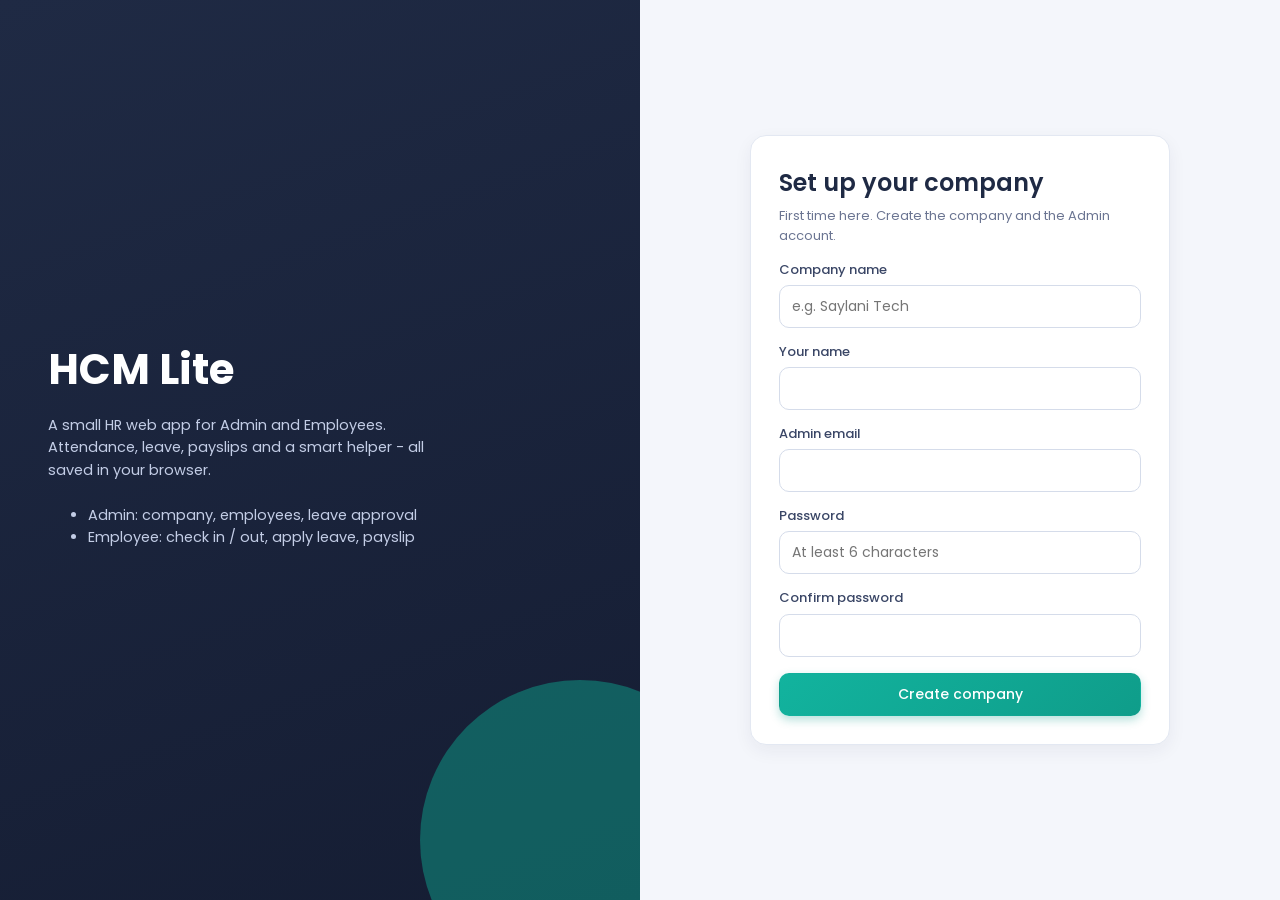
<file: index.html>
<!DOCTYPE html>
<html lang="en">
<head>
  <meta charset="UTF-8">
  <meta name="viewport" content="width=device-width, initial-scale=1">
  <title>HCM Lite - Login</title>
  <link rel="stylesheet" href="css/style.css">
</head>
<body>
  <div class="auth-page">
    <section class="auth-hero">
      <h1>HCM Lite</h1>
      <p>A small HR web app for Admin and Employees. Attendance, leave, payslips and a smart helper - all saved in your browser.</p>
      <ul>
        <li>Admin: company, employees, leave approval</li>
        <li>Employee: check in / out, apply leave, payslip</li>
      </ul>
    </section>

    <section class="auth-form-side">
      <!-- First run: create company + Admin account -->
      <div class="card auth-card hidden" id="setup-card">
        <h2>Set up your company</h2>
        <p class="card-sub">First time here. Create the company and the Admin account.</p>
        <form id="setup-form" novalidate>
          <div class="form-grid">
            <div>
              <label for="companyName">Company name</label>
              <input id="companyName" name="companyName" type="text" placeholder="e.g. Saylani Tech">
            </div>
            <div>
              <label for="adminName">Your name</label>
              <input id="adminName" name="adminName" type="text">
            </div>
            <div>
              <label for="setupEmail">Admin email</label>
              <input id="setupEmail" name="email" type="email">
            </div>
            <div>
              <label for="setupPassword">Password</label>
              <input id="setupPassword" name="password" type="password" placeholder="At least 6 characters">
            </div>
            <div>
              <label for="setupConfirm">Confirm password</label>
              <input id="setupConfirm" name="confirm" type="password">
            </div>
          </div>
          <div class="form-actions">
            <button class="btn btn-primary btn-block" type="submit">Create company</button>
          </div>
        </form>
      </div>

      <!-- Normal login -->
      <div class="card auth-card hidden" id="login-card">
        <h2>Welcome back</h2>
        <p class="card-sub" id="login-company"></p>
        <form id="login-form" novalidate>
          <div class="form-grid">
            <div>
              <label for="loginEmail">Email</label>
              <input id="loginEmail" name="email" type="email" autocomplete="username">
            </div>
            <div>
              <label for="loginPassword">Password</label>
              <input id="loginPassword" name="password" type="password" autocomplete="current-password">
            </div>
          </div>
          <div class="form-actions">
            <button class="btn btn-primary btn-block" type="submit">Log in</button>
          </div>
        </form>
        <p class="card-sub" style="margin-top:14px">Employees: use the email and password your Admin gave you.</p>
      </div>
    </section>
  </div>

  <div id="toast-host"></div>

  <script src="js/storage.js"></script>
  <script src="js/auth.js"></script>
  <script src="js/employees.js"></script>
  <script src="js/attendance.js"></script>
  <script src="js/leave.js"></script>
  <script src="js/ui.js"></script>
  <script src="js/pages/index.js"></script>
</body>
</html>
</file>
<file: css/style.css>
/* HCM Lite - style.css */

@import url("https://fonts.googleapis.com/css2?family=Poppins:wght@400;500;600;700&display=swap");

* { box-sizing: border-box; }

body {
  margin: 0;
  font-family: "Poppins", "Segoe UI", Arial, sans-serif;
 /* font-family: 'Poppins', 'Helvetica Neue', Arial, sans-serif; */
 
 
  font-size: 14.5px;
  line-height: 1.55;
  background: #f4f6fb;
  color: #1f2a44;
}

h1, h2 { margin: 0; font-weight: 600; }
p { margin: 0 0 8px; }
a { color: #0f9d8a; }
.muted { color: #6b7592; }
.hidden { display: none !important; }

/* ---------- layout ---------- */

.app { display: flex; min-height: 100vh; }

.sidebar {
  width: 230px;
  background: linear-gradient(180deg, #1f2a44 0%, #151d33 100%);
  color: #fff;
  padding: 22px 14px;
  display: flex;
  flex-direction: column;
}

.brand { padding: 4px 10px 22px; border-bottom: 1px solid rgba(255, 255, 255, 0.12); margin-bottom: 16px; }
.brand strong { display: block; font-size: 21px; font-weight: 700; letter-spacing: 0.3px; }
.brand small { display: block; color: #9fb0d3; font-size: 12px; margin-top: 2px; }
.brand-mark { display: none; }

.nav { display: flex; flex-direction: column; gap: 5px; }
.nav-link {
  color: #d3dbee;
  text-decoration: none;
  padding: 11px 14px;
  border-radius: 10px;
  font-weight: 500;
  transition: background 0.2s;
}
.nav-link:hover { background: rgba(255, 255, 255, 0.1); }
.nav-link.active { background: #0f9d8a; color: #fff; box-shadow: 0 4px 12px rgba(15, 157, 138, 0.4); }
.nav-icon { display: none; }

.sidebar-foot { margin-top: auto; padding: 8px 10px; }
.role-tag { background: #fff; color: #1f2a44; padding: 3px 14px; border-radius: 99px; font-size: 12px; font-weight: 600; text-transform: capitalize; }

.main { flex: 1; min-width: 0; }

.topbar {
  display: flex;
  align-items: center;
  gap: 12px;
  padding: 14px 26px;
  background: #fff;
  box-shadow: 0 2px 10px rgba(31, 42, 68, 0.06);
  position: sticky;
  top: 0;
  z-index: 20;
}
.topbar h1 { font-size: 20px; }
.topbar-right { margin-left: auto; display: flex; align-items: center; gap: 12px; }
.user-chip { font-weight: 600; background: #eef2fa; padding: 5px 14px; border-radius: 99px; font-size: 13px; }
.menu-btn { display: none; }

.content { padding: 26px; max-width: 1120px; margin: 0 auto; }
.overlay { display: none; }

/* ---------- cards + grid ---------- */

.card {
  background: #fff;
  border: 1px solid #e3e8f2;
  border-radius: 16px;
  padding: 20px;
  margin-bottom: 20px;
  box-shadow: 0 6px 18px rgba(31, 42, 68, 0.06);
}
.card h2 { font-size: 17px; margin-bottom: 4px; }
.card-head { display: flex; flex-wrap: wrap; align-items: center; gap: 10px; margin-bottom: 14px; }
.card-head h2 { margin: 0 auto 0 0; }
.card-sub { color: #6b7592; font-size: 13px; margin-bottom: 14px; }

.grid { display: grid; gap: 20px; }
.grid-2 { grid-template-columns: 1fr 1fr; }
.grid-3 { grid-template-columns: 1fr 1fr 1fr; }

.stats { display: grid; grid-template-columns: repeat(auto-fit, minmax(150px, 1fr)); gap: 16px; margin-bottom: 20px; }
.stat {
  background: #fff;
  border: 1px solid #e3e8f2;
  border-left: 5px solid #0f9d8a;
  border-radius: 14px;
  padding: 14px 16px;
  box-shadow: 0 6px 18px rgba(31, 42, 68, 0.06);
}
.stat-num { font-size: 28px; font-weight: 700; color: #0f9d8a; line-height: 1.2; }
.stat-label { color: #6b7592; font-size: 13px; }
.stat.warn { border-left-color: #e8932b; }
.stat.warn .stat-num { color: #e8932b; }
.stat.accent { border-left-color: #5b4fc9; }
.stat.accent .stat-num { color: #5b4fc9; }
.stat.danger { border-left-color: #d64545; }
.stat.danger .stat-num { color: #d64545; }

/* ---------- forms ---------- */

.form-grid { display: grid; grid-template-columns: 1fr 1fr; gap: 14px; }
.form-grid .full { grid-column: 1 / -1; }

label { display: block; font-weight: 500; font-size: 13px; margin-bottom: 5px; color: #3a4666; }

input, select, textarea {
  width: 100%;
  padding: 10px 12px;
  font-size: 14px;
  font-family: inherit;
  color: #1f2a44;
  border: 1.5px solid #d5dcea;
  border-radius: 10px;
  background: #fff;
  transition: border-color 0.2s, box-shadow 0.2s;
}
input:focus, select:focus, textarea:focus {
  outline: none;
  border-color: #0f9d8a;
  box-shadow: 0 0 0 4px rgba(15, 157, 138, 0.15);
}
textarea { min-height: 80px; resize: vertical; }
input.has-error, select.has-error, textarea.has-error { border-color: #d64545; }
.field-error { color: #d64545; font-size: 12px; margin-top: 4px; }

.checks { display: flex; flex-wrap: wrap; gap: 8px; }
.checks label { display: flex; align-items: center; gap: 6px; font-weight: 500; margin: 0; padding: 6px 14px; border: 1.5px solid #d5dcea; border-radius: 99px; cursor: pointer; }
.checks input { width: auto; }

.form-actions { display: flex; gap: 10px; margin-top: 16px; flex-wrap: wrap; }

/* ---------- buttons ---------- */

.btn {
  padding: 10px 18px;
  font-size: 14px;
  font-weight: 500;
  font-family: inherit;
  border: 1.5px solid transparent;
  border-radius: 10px;
  cursor: pointer;
  text-decoration: none;
  display: inline-block;
  text-align: center;
  transition: transform 0.15s, box-shadow 0.15s, background 0.2s;
}
.btn:hover:not(:disabled) { transform: translateY(-1px); }
.btn:disabled { opacity: 0.45; cursor: not-allowed; }
.btn-primary { background: linear-gradient(135deg, #12b39e, #0f9d8a); color: #fff; box-shadow: 0 4px 10px rgba(15, 157, 138, 0.3); }
.btn-warn { background: linear-gradient(135deg, #f0a040, #e8932b); color: #fff; box-shadow: 0 4px 10px rgba(232, 147, 43, 0.3); }
.btn-danger { background: linear-gradient(135deg, #e25a5a, #d64545); color: #fff; box-shadow: 0 4px 10px rgba(214, 69, 69, 0.3); }
.btn-outline { background: #fff; border-color: #d5dcea; color: #1f2a44; }
.btn-outline:hover { background: #f4f6fb; }
.btn-ghost { background: none; color: #6b7592; }
.btn-ghost:hover { background: #eef2fa; }
.btn-sm { padding: 5px 12px; font-size: 13px; border-radius: 8px; }
.btn-block { width: 100%; }
.icon-btn { background: #fff; border: 1.5px solid #d5dcea; border-radius: 10px; width: 38px; height: 38px; font-size: 18px; cursor: pointer; }

/* ---------- tables ---------- */

.table-wrap { overflow-x: auto; border: 1px solid #e3e8f2; border-radius: 12px; }
table { width: 100%; border-collapse: collapse; font-size: 14px; }
th { text-align: left; background: #f4f6fb; color: #5a6585; font-size: 12px; font-weight: 600; text-transform: uppercase; letter-spacing: 0.5px; padding: 11px 14px; white-space: nowrap; }
td { padding: 11px 14px; border-top: 1px solid #edf0f7; }
tbody tr:hover { background: #f9fafd; }
td.empty { text-align: center; color: #8a93ad; padding: 26px; }
.actions { display: flex; gap: 6px; flex-wrap: wrap; }

.toolbar { display: flex; flex-wrap: wrap; gap: 12px; margin-bottom: 14px; }
.toolbar > * { flex: 1 1 150px; }
.toolbar .grow { flex: 2 1 220px; }
.toolbar .btn { flex: 0 0 auto; }

.tabs { display: flex; gap: 8px; flex-wrap: wrap; margin-bottom: 14px; }
.tab { padding: 7px 18px; border: 1.5px solid #d5dcea; background: #fff; border-radius: 99px; cursor: pointer; font-size: 13px; font-weight: 500; font-family: inherit; color: #3a4666; }
.tab.active { background: #0f9d8a; border-color: #0f9d8a; color: #fff; box-shadow: 0 4px 10px rgba(15, 157, 138, 0.3); }

/* ---------- badges ---------- */

.badge { padding: 3px 12px; border-radius: 99px; font-size: 12px; font-weight: 500; background: #eef2fa; color: #5a6585; white-space: nowrap; }
.badge-present, .badge-approved { background: #dcf3ef; color: #0b7b6c; }
.badge-late, .badge-half { background: #fcebd4; color: #a8650f; }
.badge-absent, .badge-rejected { background: #f9dcdc; color: #b53030; }
.badge-leave { background: #e6e3f9; color: #4a3fb0; }

/* ---------- dialog ---------- */

dialog { border: 0; border-radius: 18px; padding: 24px; width: min(540px, 94vw); box-shadow: 0 20px 50px rgba(15, 25, 50, 0.35); font-family: inherit; color: #1f2a44; }
dialog::backdrop { background: rgba(15, 25, 50, 0.55); }
dialog h2 { margin-bottom: 14px; }

/* ---------- toast ---------- */

#toast-host { position: fixed; right: 18px; bottom: 18px; z-index: 100; display: flex; flex-direction: column; gap: 8px; }
.toast { padding: 12px 18px; color: #fff; border-radius: 12px; font-size: 14px; font-weight: 500; box-shadow: 0 8px 20px rgba(0, 0, 0, 0.2); transition: opacity 0.3s; }
.toast-success { background: #0f9d8a; }
.toast-error { background: #d64545; }
.toast.hide { opacity: 0; }

/* ---------- chat ---------- */

.chat-messages { height: 230px; overflow-y: auto; display: flex; flex-direction: column; gap: 8px; padding: 12px; background: #f4f6fb; border-radius: 12px; margin-bottom: 12px; }
.msg { max-width: 85%; padding: 8px 14px; border-radius: 14px; white-space: pre-line; font-size: 14px; }
.msg-bot { background: #fff; border: 1px solid #e3e8f2; align-self: flex-start; border-bottom-left-radius: 4px; }
.msg-user { background: #5b4fc9; color: #fff; align-self: flex-end; border-bottom-right-radius: 4px; }
.chips { display: flex; flex-wrap: wrap; gap: 6px; margin-bottom: 12px; }
.chip { border: 1.5px solid #d5dcea; background: #fff; padding: 4px 12px; border-radius: 99px; font-size: 12px; cursor: pointer; font-family: inherit; color: #3a4666; }
.chip:hover { background: #eef2fa; border-color: #0f9d8a; }
.chat-form { display: flex; gap: 8px; }

/* ---------- employee today card ---------- */

.today-card { display: flex; flex-wrap: wrap; align-items: center; gap: 18px; }
.today-info { flex: 1 1 240px; }
.clock { font-size: 34px; font-weight: 700; color: #0f9d8a; }
.today-buttons { display: flex; gap: 10px; flex-wrap: wrap; }

/* ---------- last 7 days bars ---------- */

.bars { display: flex; align-items: flex-end; gap: 10px; height: 150px; }
.bar-col { flex: 1; display: flex; flex-direction: column; align-items: center; justify-content: flex-end; height: 100%; gap: 3px; }
.bar { width: 100%; max-width: 38px; background: linear-gradient(180deg, #12b39e, #0b7b6c); border-radius: 8px 8px 0 0; min-height: 3px; }
.bar-val { font-size: 12px; font-weight: 600; }
.bar-label { font-size: 12px; color: #6b7592; }

/* ---------- announcements ---------- */

.announce { padding: 12px 0; border-bottom: 1px solid #edf0f7; }
.announce:last-child { border-bottom: 0; }
.announce-head { display: flex; justify-content: space-between; gap: 8px; }
.announce p { margin: 4px 0 6px; color: #5a6585; }

/* ---------- login page ---------- */

.auth-page { min-height: 100vh; display: grid; grid-template-columns: 1fr 1fr; }
.auth-hero {
  background: linear-gradient(160deg, #1f2a44 0%, #151d33 100%);
  color: #fff;
  padding: 48px;
  display: flex;
  flex-direction: column;
  justify-content: center;
  position: relative;
  overflow: hidden;
}
.auth-hero::after { content: ""; position: absolute; right: -100px; bottom: -100px; width: 320px; height: 320px; border-radius: 50%; background: #0f9d8a; opacity: 0.5; }
.auth-hero h1 { font-size: 42px; font-weight: 700; margin-bottom: 12px; }
.auth-hero p, .auth-hero ul { color: #c3cde6; max-width: 400px; }
.auth-form-side { display: grid; place-items: center; padding: 28px; }
.auth-card { width: min(420px, 100%); padding: 28px; }
.auth-card h2 { font-size: 24px; }
.auth-card .form-grid { grid-template-columns: 1fr; }

/* ---------- payslip ---------- */

.payslip { max-width: 740px; margin: 0 auto; }
.payslip-head { display: flex; justify-content: space-between; gap: 10px; flex-wrap: wrap; border-bottom: 3px solid #0f9d8a; padding-bottom: 12px; margin-bottom: 14px; }
.payslip-head h2 { font-size: 22px; }
.payslip dl { display: grid; grid-template-columns: 1fr 1fr; gap: 4px 24px; margin: 0 0 14px; }
.payslip dt { color: #6b7592; font-size: 13px; }
.payslip dd { margin: 0 0 6px; font-weight: 600; }
.payslip .net-row td { font-weight: 700; font-size: 16px; background: #dcf3ef; color: #0b7b6c; }
.num { text-align: right; white-space: nowrap; }
.note { background: #fff6e0; border: 1px solid #f0d28c; border-radius: 10px; padding: 9px 14px; font-size: 13px; margin-bottom: 14px; }

/* ---------- phone ---------- */

@media (max-width: 900px) {
  .grid-2, .grid-3 { grid-template-columns: 1fr; }
  .auth-page { grid-template-columns: 1fr; }
  .auth-hero { padding: 30px; }
  .auth-hero h1 { font-size: 32px; }
}

@media (max-width: 760px) {
  .sidebar { position: fixed; left: 0; top: 0; height: 100vh; z-index: 40; transform: translateX(-100%); transition: transform 0.25s; }
  .sidebar.open { transform: none; }
  .overlay.show { display: block; position: fixed; inset: 0; background: rgba(15, 25, 50, 0.5); z-index: 30; }
  .menu-btn { display: inline-block; }
  .user-chip { display: none; }
  .topbar { padding: 10px 14px; }
  .topbar h1 { font-size: 17px; }
  .content { padding: 14px; }
  .form-grid { grid-template-columns: 1fr; }
  .payslip dl { grid-template-columns: 1fr; }
}

/* ---------- print (payslip) ---------- */

@media print {
  .sidebar, .topbar, .no-print, .overlay, #toast-host { display: none !important; }
  body { background: #fff; }
  .card { border: 0; box-shadow: none; }
  .content { padding: 0; max-width: none; }
  .payslip .net-row td { background: #eee; color: #000; }
}
</file>
